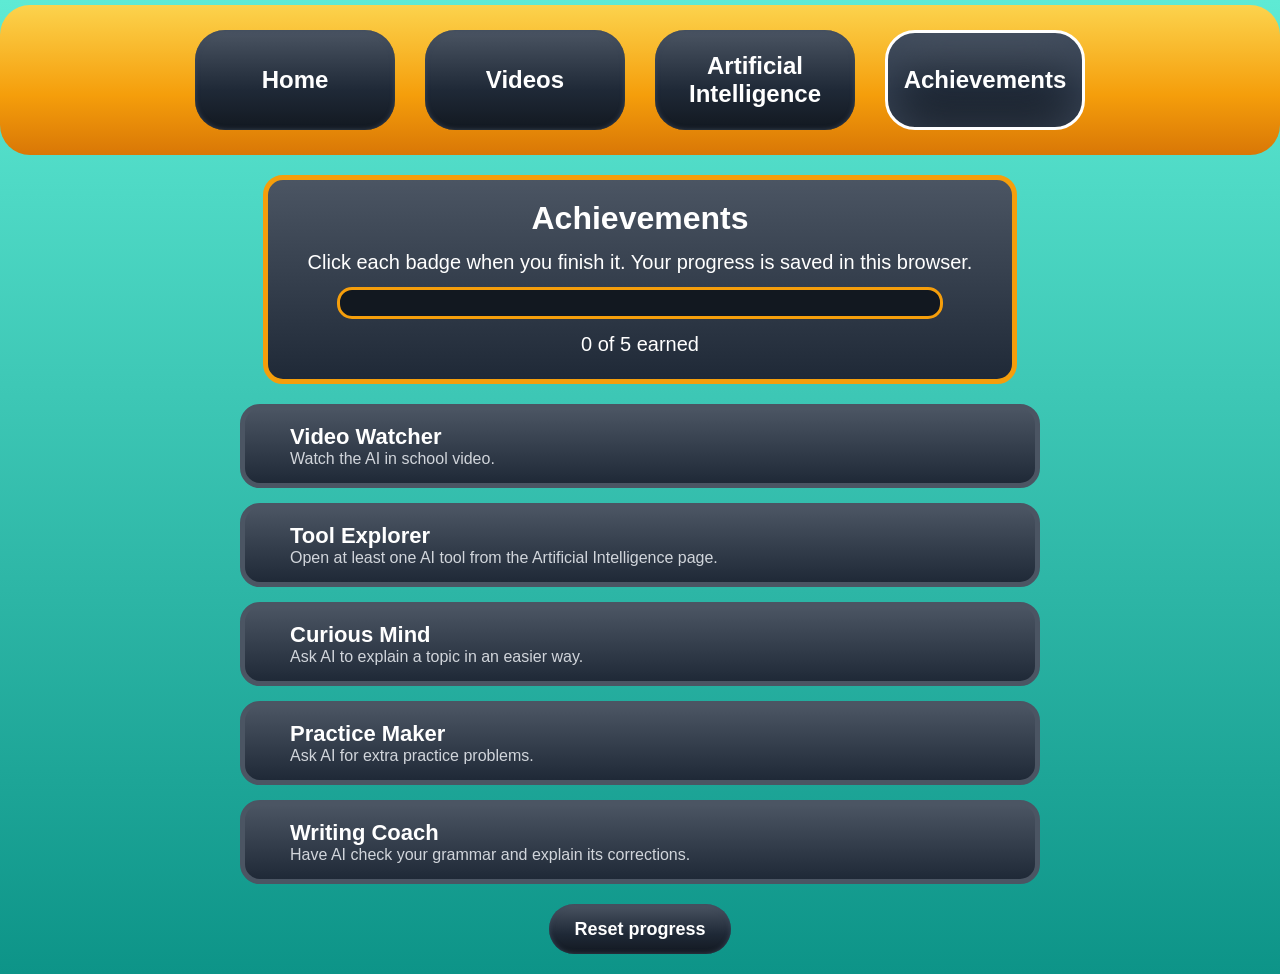
<file: ac.html>
<!DOCTYPE html>
<html lang="en">
<head>
    <meta charset="UTF-8">
    <meta name="viewport" content="width=device-width, initial-scale=1">
    <title>Achievements | AI Learning Site</title>
    <link rel="stylesheet" href="style.css">
</head>
<body>
    <header>
        <nav id="topbar">
            <a class="button" href="index.html">Home</a>
            <a class="button" href="videos.html">Videos</a>
            <a class="button" href="ai.html">Artificial Intelligence</a>
            <a class="button active" href="ac.html">Achievements</a>
        </nav>
    </header>

    <div class="center">
        <div class="textbox">
            <h1>Achievements</h1>
            <p>Click each badge when you finish it. Your progress is saved in this browser.</p>
            <div class="progress"><div class="progress-fill" id="fill"></div></div>
            <p id="count">0 of 6 earned</p>
        </div>

        <div class="badges" id="badges">
            <div class="badge" data-id="video"><div class="icon"></div><div><b>Video Watcher</b><span class="desc">Watch the AI in school video.</span></div></div>
            <div class="badge" data-id="tools"><div class="icon"></div><div><b>Tool Explorer</b><span class="desc">Open at least one AI tool from the Artificial Intelligence page.</span></div></div>
            <div class="badge" data-id="explain"><div class="icon"></div><div><b>Curious Mind</b><span class="desc">Ask AI to explain a topic in an easier way.</span></div></div>
            <div class="badge" data-id="practice"><div class="icon"></div><div><b>Practice Maker</b><span class="desc">Ask AI for extra practice problems.</span></div></div>
            <div class="badge" data-id="writing"><div class="icon"></div><div><b>Writing Coach</b><span class="desc">Have AI check your grammar and explain its corrections.</span></div></div>
        </div>
        <button class="button reset" id="reset" type="button">Reset progress</button>

        <script>
        (function () {
            var KEY = "aiAchievements", done = {};
            try { done = JSON.parse(localStorage.getItem(KEY)) || {}; } catch (e) {}
            var badges = document.querySelectorAll(".badge");
            function render() {
                var n = 0;
                badges.forEach(function (b) {
                    var on = !!done[b.dataset.id];
                    b.classList.toggle("done", on);
                    if (on) n++;
                });
                document.getElementById("fill").style.width = (n / badges.length * 100) + "%";
                document.getElementById("count").textContent = n + " of " + badges.length + " earned" + (n === badges.length ? " - you did it!" : "");
            }
            function save() { try { localStorage.setItem(KEY, JSON.stringify(done)); } catch (e) {} }
            badges.forEach(function (b) {
                b.addEventListener("click", function () { done[b.dataset.id] = !done[b.dataset.id]; save(); render(); });
            });
            document.getElementById("reset").addEventListener("click", function () { done = {}; save(); render(); });
            render();
        })();
        </script>
    </div>
</body>
</html>
</file>
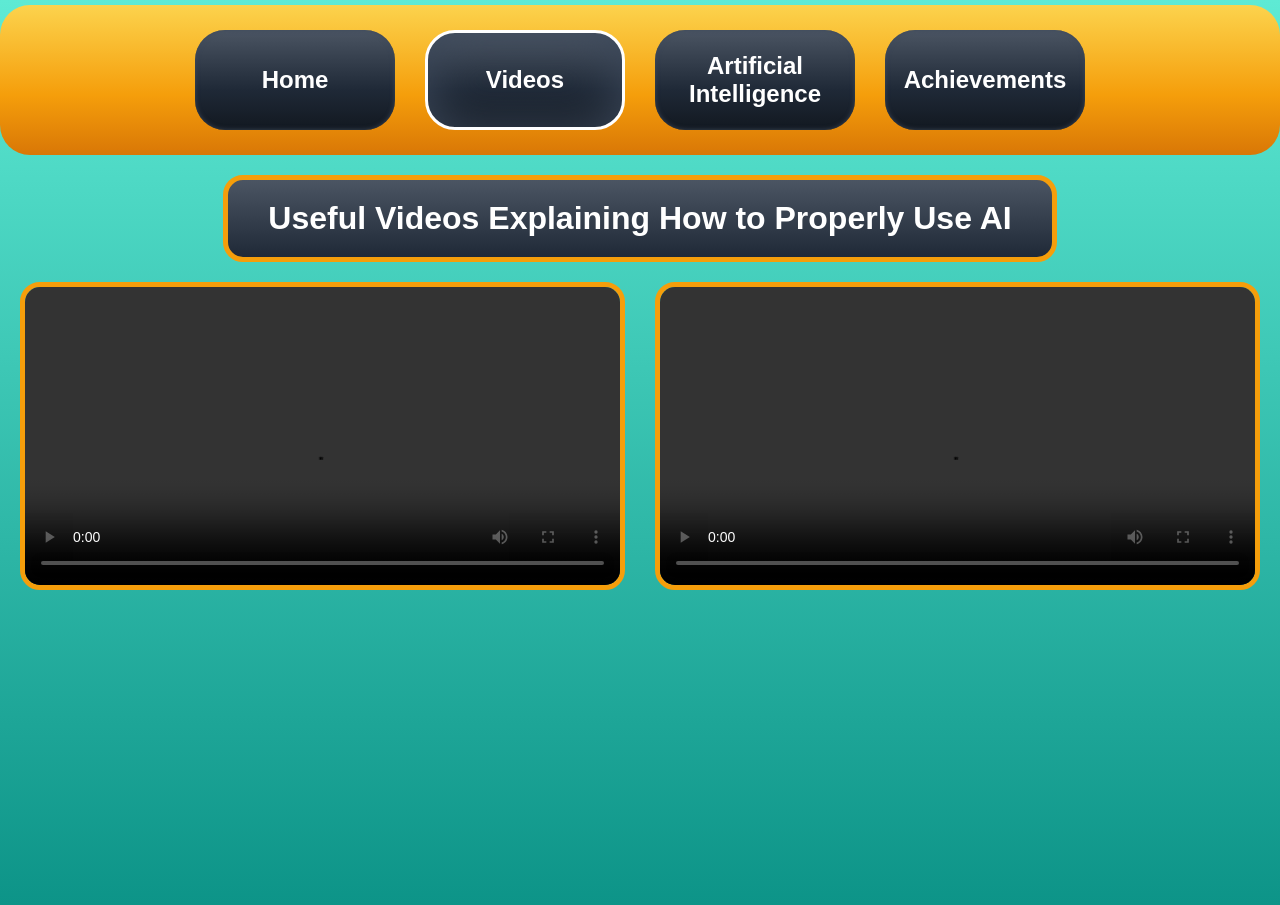
<file: videos.html>
<!DOCTYPE html>
<html lang="en">
<head>
    <meta charset="UTF-8">
    <meta name="viewport" content="width=device-width, initial-scale=1">
    <title>Videos | AI Learning Site</title>
    <link rel="stylesheet" href="style.css">
</head>
<body>
    <header>
        <nav id="topbar">
            <a class="button" href="index.html">Home</a>
            <a class="button active" href="videos.html">Videos</a>
            <a class="button" href="ai.html">Artificial Intelligence</a>
            <a class="button" href="ac.html">Achievements</a>
        </nav>
    </header>

    <div class="center">
        <div class="textbox">
            <h1>Useful Videos Explaining How to Properly Use AI</h1>
        </div>

        <div class="videos">
            <video controls>
                <source src="ai-in-school.mp4" type="video/mp4">
                Your browser doesn't support the video tag.
            </video>
            <video controls>
                <source src="ai-in-school2.mp4" type="video/mp4">
                Your browser doesn't support the video tag.
            </video>
        </div>
    </div>
</body>
</html>
</file>
<file: style.css>
header{
    margin-top: 5px;
    height: 150px;
    width: 100%;
    background: linear-gradient(to bottom, #FCD34D, #F59E0B 60%, #D97706);
    border-radius:30px;
}
body {
  margin: 0;
  min-height: 100vh;
  background: #0D9488;
  background: linear-gradient(to bottom, #5EEAD4, #0D9488);
}
.button{
    width:200px;
    height:100px;
    text-align:center;
    border:none;
    color:white;
    background: linear-gradient(to bottom, #4B5563, #1F2937 60%, #121820);
    border-radius:30px;
    box-shadow: 0 0 20px rgba(0, 0, 0, 0.3), inset 0 0 5px #3c485a;
    box-shadow:inset 0 0 5px #3c485a;
    animation:down 1s ease forwards;
    font-family:arial;
    font-weight:bold;
    font-size:24px;
}
.button:hover {
    animation: up 1s ease forwards, hover 1s ease forwards;
}
#topbar {
    display: flex;
    align-items: center;  
    justify-content: center;  
    gap: 50px;               
    background: transparent;
    padding: 20px 50px;
}

#topbar a {
    text-decoration: none;
}
#topbar a:hover {
    text-decoration: underline;
}
video {
    max-width: 100%;
    height: auto;
    border-radius: 20px; 
    border: 5px solid #f59e0b;
}
.center{
    display: flex;
    flex-direction: column;   
    align-items: center;                 
    padding: 20px;
}
.textbox {
    background: linear-gradient(to bottom, #4B5563, #1F2937);
    color: white;
    font-family: arial;
    text-align: center;
    padding: 10px 40px;
    border-radius: 20px;
    border: 5px solid #f59e0b;
    margin-bottom: 20px;
    max-width: 800px;
}

.textbox h1 {
    margin: 10px 0;
    font-size: 32px;
}

.videos {
    display: flex;
    flex-direction: row;
    justify-content: center;
    gap: 30px;
    flex-wrap: wrap;
    width: 100%;
}

.videos video {
    flex: 1 1 300px;
    max-width: 640px;
}
@keyframes up{
    from{
       transform: translateY(0);
    }
    
    to{
        transform:translateY(-25px);
    }
}
@keyframes down{
    from{
       transform: translateY(-25px);
    }
    
    to{
        transform:translateY(0px);
    }
}
@keyframes hover{
    from{
        box-shadow:inset 0 0 5px #3c485a;
    }
    to{
        box-shadow:inset 0 0 50px #3c485a;
    }
}
@keyframes rotate {
    from {
        transform: rotate(0deg);
    }
    to {
        transform: rotate(45deg);
    }
}
@keyframes rotateback{
    from {
        transform: rotate(45deg);
    }
    to{
        transform: rotate(0deg);
    }
}
header { 
    height: auto;
    min-height: 150px; 
    display: flex; 
    align-items: center; 
    justify-content: center; 
}
#topbar { 
    flex-wrap: wrap; 
    gap: 20px 30px; 
    padding: 20px 30px; 
}
a.button { 
    display: flex; 
    align-items: center; 
    justify-content: center; 
    box-sizing: border-box; 
    cursor: pointer; 
}
#topbar a.button:hover { 
    text-decoration: none; }
a.button.active { 
    box-shadow: inset 0 0 50px #3c485a; 
    border: 3px solid white; 
}
.textbox p { 
    font-size: 20px;
    line-height: 1.5; 
    margin:10px 0; 
    text-align: center; 
}
.textbox h2 { 
    margin: 15px 0 5px; 
    font-size: 26px; 
}
.images { 
    display: flex;
     flex-wrap: wrap; 
     justify-content: center; 
     gap: 30px; 
     width: 100%;
}
.images img { 
    max-width: 100%; 
    height: auto;
    border-radius: 20px;
    border: 5px solid #f59e0b; 
}
.images img.photo { 
    width: 550px; 
}
.images img#stock { 
    width: 600px; 
}

.resource-links { 
    display: flex; 
    flex-wrap: wrap; 
    justify-content: center; 
    gap: 20px; 
    margin-bottom: 20px; 
}
.resource-link {
    display: inline-block; 
    padding: 18px 32px; 
    text-decoration: none;
    font-family: arial; 
    font-weight: bold; 
    font-size: 22px; color: white;
    background: linear-gradient(to bottom, #4B5563, #1F2937 60%, #121820);
    border-radius: 30px; 
    box-shadow: inset 0 0 5px #3c485a;
}
.resource-link:hover { 
    box-shadow: inset 0 0 50px #3c485a; 
}

.progress { 
    width: 100%; 
    max-width: 600px; 
    height: 26px; 
    background: #121820; 
    border: 3px solid #f59e0b; 
    border-radius: 15px; 
    overflow: hidden; 
    margin: 10px auto; }
.progress-fill { 
    height: 100%;
    width: 0;
    background: linear-gradient(to bottom, #FCD34D, #D97706); 
    transition: width .4s ease; 
}
.badges { 
    display: flex; 
    flex-direction: column; 
    gap: 15px; width: 100%; 
    max-width: 800px; 
}
.badge { 
    display: flex; 
    align-items: center; 
    gap: 20px; 
    text-align: left; 
    cursor: pointer; 
    color: white; 
    font-family: arial;
    background: linear-gradient(to bottom, #4B5563, #1F2937); 
    border: 5px solid #4B5563; 
    border-radius: 20px; 
    padding: 15px 25px; 
}
.badge:hover { 
    box-shadow: inset 0 0 30px #3c485a; 
}
.badge .icon { 
    font-size: 36px;
    filter: grayscale(1) opacity(.5); 
}
.badge b { 
    display: block; 
    font-size: 22px; 
}
.badge span.desc { 
    font-size: 16px; 
    color: #d1d5db; 
}
.badge.done {
    border-color: #f59e0b; 
}
.badge.done .icon { 
    filter: none; 
}
.reset { 
    margin-top: 20px; width: auto;
    height: 50px;
    font-size: 18px;
    padding: 0 25px; 
}
</file>
